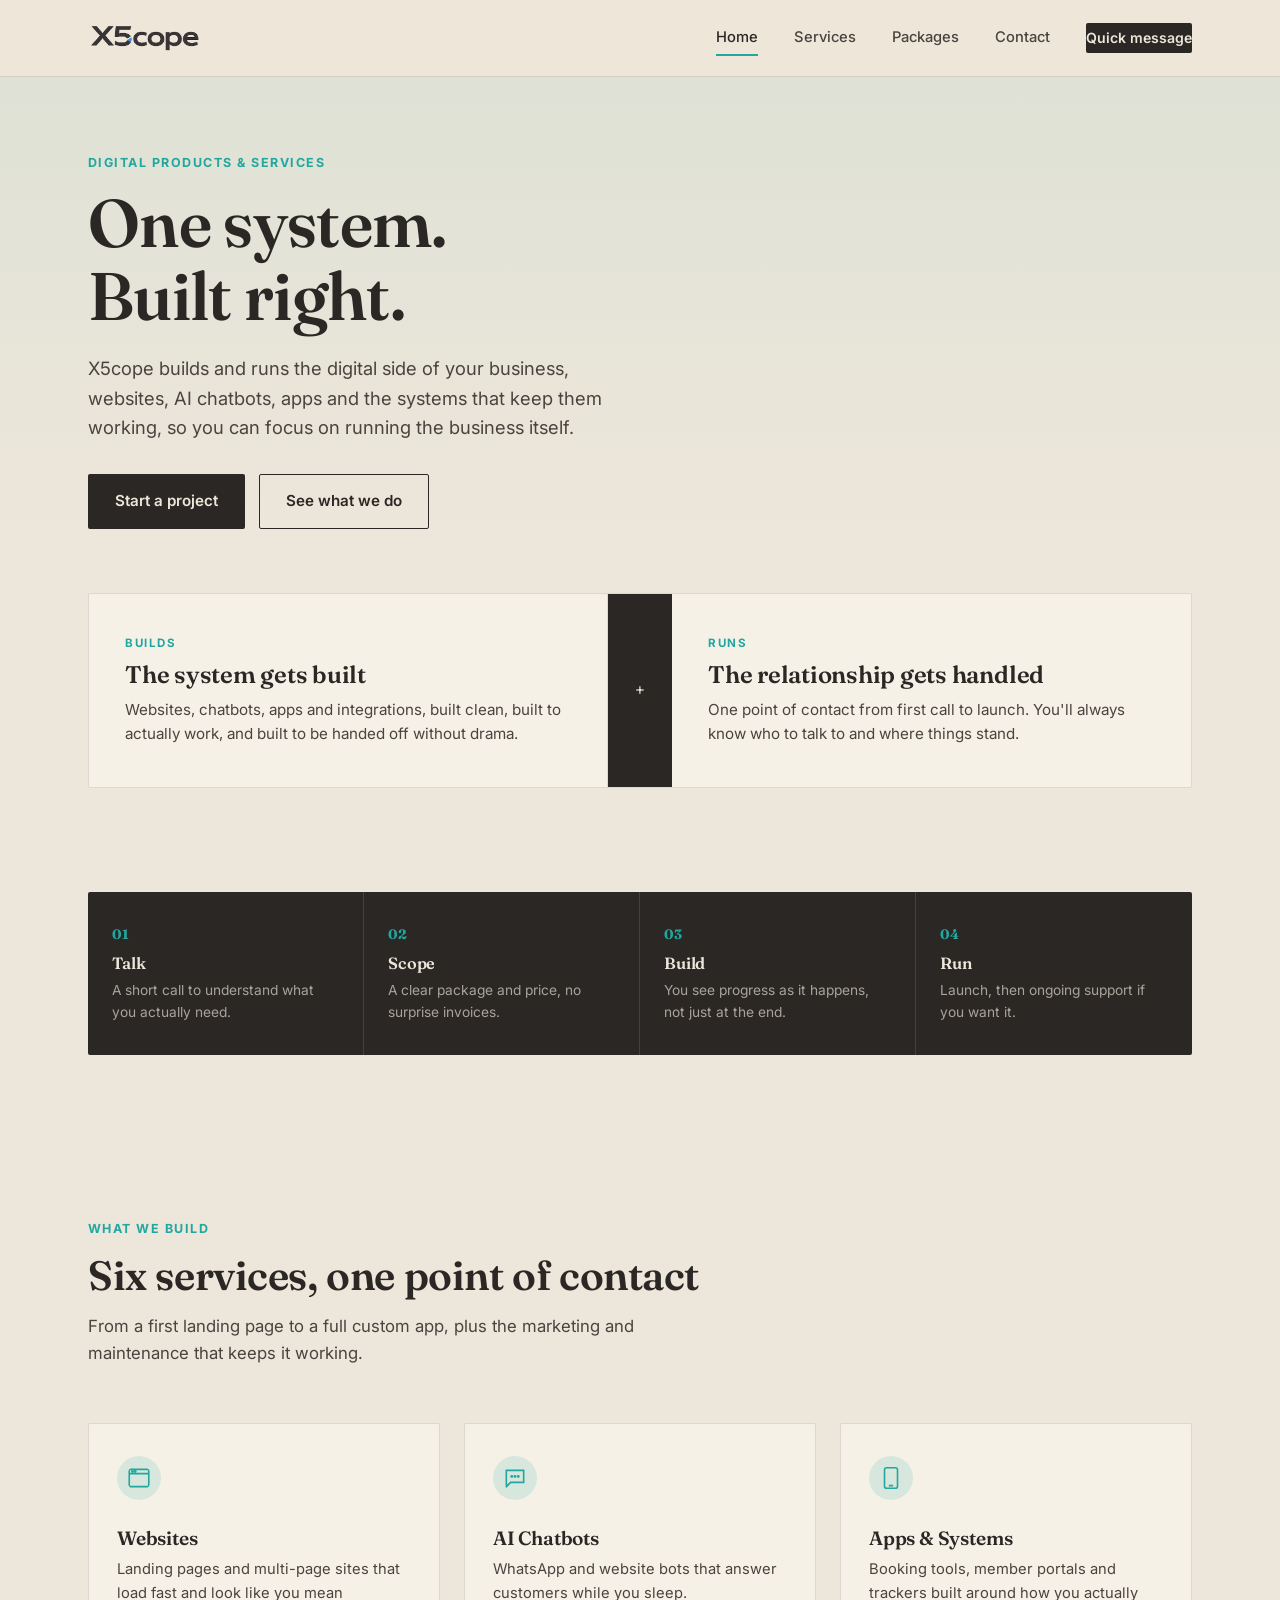
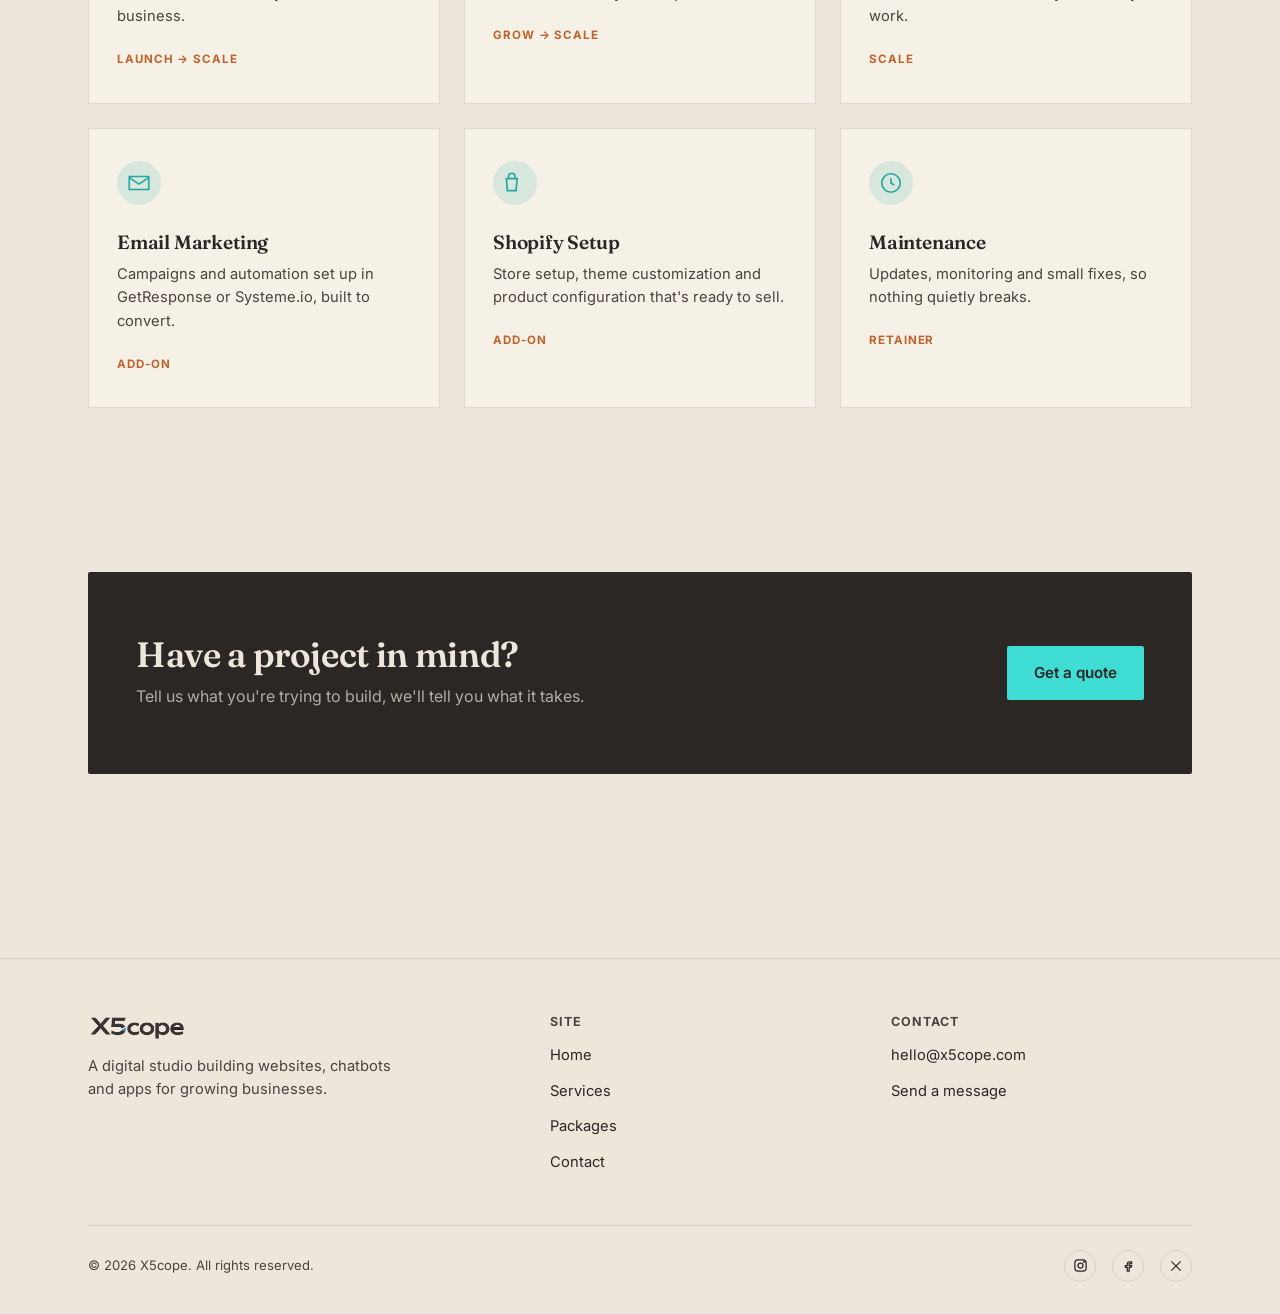
<file: index.html>
<!DOCTYPE html>
<html lang="en">
<head>
<meta charset="UTF-8">
<meta name="viewport" content="width=device-width, initial-scale=1.0">
<title>X5cope — Digital Products &amp; Services</title>
<meta name="description" content="X5cope builds websites, AI chatbots, apps and digital systems for growing businesses. One team, two roles, real builds.">
<link rel="stylesheet" href="style.css">
</head>
<body>

<header class="site-header">
  <div class="wrap">
    <a href="index.html" class="logo"><img src="assets/logo-cropped.png" alt="X5cope" class="logo-img"></a>
    <nav class="nav-links" id="nav-links">
      <a href="index.html" class="active">Home</a>
      <a href="services.html">Services</a>
      <a href="packages.html">Packages</a>
      <a href="contact.html">Contact</a>
      <a href="contact.html#quick-form" class="nav-cta">Quick message</a>
    </nav>
    <button class="menu-toggle" aria-label="Toggle menu" aria-expanded="false">
      <span></span><span></span><span></span>
    </button>
  </div>
</header>

<main>
  <!-- HERO -->
  <section class="hero">
    <div class="wrap">
      <div class="hero-top reveal">
        <span class="eyebrow">Digital products &amp; services</span>
        <h1>One system.<br>Built right.</h1>
        <p>X5cope builds and runs the digital side of your business, websites, AI chatbots, apps and the systems that keep them working, so you can focus on running the business itself.</p>
        <div class="hero-actions">
          <a href="contact.html" class="btn btn-primary">Start a project</a>
          <a href="services.html" class="btn btn-ghost">See what we do</a>
        </div>
      </div>

      <div class="hands reveal">
        <div class="hand-panel builds">
          <span class="hand-label">Builds</span>
          <h3>The system gets built</h3>
          <p>Websites, chatbots, apps and integrations, built clean, built to actually work, and built to be handed off without drama.</p>
        </div>
        <div class="hand-meet" aria-hidden="true">+</div>
        <div class="hand-panel sells">
          <span class="hand-label">Runs</span>
          <h3>The relationship gets handled</h3>
          <p>One point of contact from first call to launch. You'll always know who to talk to and where things stand.</p>
        </div>
      </div>
    </div>
  </section>

  <!-- PROCESS -->
  <section class="section-tight">
    <div class="wrap">
      <div class="process-strip reveal">
        <div class="process-step">
          <span class="num">01</span>
          <h4>Talk</h4>
          <p>A short call to understand what you actually need.</p>
        </div>
        <div class="process-step">
          <span class="num">02</span>
          <h4>Scope</h4>
          <p>A clear package and price, no surprise invoices.</p>
        </div>
        <div class="process-step">
          <span class="num">03</span>
          <h4>Build</h4>
          <p>You see progress as it happens, not just at the end.</p>
        </div>
        <div class="process-step">
          <span class="num">04</span>
          <h4>Run</h4>
          <p>Launch, then ongoing support if you want it.</p>
        </div>
      </div>
    </div>
  </section>

  <!-- SERVICES PREVIEW -->
  <section class="section">
    <div class="wrap">
      <div class="section-head reveal">
        <span class="eyebrow">What we build</span>
        <h2>Six services, one point of contact</h2>
        <p>From a first landing page to a full custom app, plus the marketing and maintenance that keeps it working.</p>
      </div>

      <div class="grid-3">
        <div class="service-card reveal">
          <svg class="service-icon" viewBox="0 0 24 24" fill="none" stroke="currentColor" stroke-width="1.5"><rect x="3" y="4" width="18" height="16" rx="1"/><path d="M3 8h18"/><circle cx="6" cy="6" r="0.6" fill="currentColor"/><circle cx="8.5" cy="6" r="0.6" fill="currentColor"/></svg>
          <h3>Websites</h3>
          <p>Landing pages and multi-page sites that load fast and look like you mean business.</p>
          <span class="service-tag">Launch → Scale</span>
        </div>
        <div class="service-card reveal">
          <svg class="service-icon" viewBox="0 0 24 24" fill="none" stroke="currentColor" stroke-width="1.5"><path d="M4 5h16v11H8l-4 4V5z"/><circle cx="9" cy="10.5" r="0.6" fill="currentColor"/><circle cx="12" cy="10.5" r="0.6" fill="currentColor"/><circle cx="15" cy="10.5" r="0.6" fill="currentColor"/></svg>
          <h3>AI Chatbots</h3>
          <p>WhatsApp and website bots that answer customers while you sleep.</p>
          <span class="service-tag">Grow → Scale</span>
        </div>
        <div class="service-card reveal">
          <svg class="service-icon" viewBox="0 0 24 24" fill="none" stroke="currentColor" stroke-width="1.5"><rect x="6" y="2.5" width="12" height="19" rx="2"/><path d="M10 19h4"/></svg>
          <h3>Apps &amp; Systems</h3>
          <p>Booking tools, member portals and trackers built around how you actually work.</p>
          <span class="service-tag">Scale</span>
        </div>
        <div class="service-card reveal">
          <svg class="service-icon" viewBox="0 0 24 24" fill="none" stroke="currentColor" stroke-width="1.5"><path d="M3 6h18v12H3z"/><path d="m3 7 9 6 9-6"/></svg>
          <h3>Email Marketing</h3>
          <p>Campaigns and automation set up in GetResponse or Systeme.io, built to convert.</p>
          <span class="service-tag">Add-on</span>
        </div>
        <div class="service-card reveal">
          <svg class="service-icon" viewBox="0 0 24 24" fill="none" stroke="currentColor" stroke-width="1.5"><path d="M6 8V6a3 3 0 0 1 6 0v2"/><path d="M4 8h10l-1 11H5z"/></svg>
          <h3>Shopify Setup</h3>
          <p>Store setup, theme customization and product configuration that's ready to sell.</p>
          <span class="service-tag">Add-on</span>
        </div>
        <div class="service-card reveal">
          <svg class="service-icon" viewBox="0 0 24 24" fill="none" stroke="currentColor" stroke-width="1.5"><circle cx="12" cy="12" r="8.5"/><path d="M12 7.5V12l3 2"/></svg>
          <h3>Maintenance</h3>
          <p>Updates, monitoring and small fixes, so nothing quietly breaks.</p>
          <span class="service-tag">Retainer</span>
        </div>
      </div>
    </div>
  </section>

  <!-- CTA -->
  <section class="section-tight">
    <div class="wrap">
      <div class="cta-band reveal">
        <div>
          <h2>Have a project in mind?</h2>
          <p>Tell us what you're trying to build, we'll tell you what it takes.</p>
        </div>
        <a href="contact.html" class="btn btn-primary">Get a quote</a>
      </div>
    </div>
  </section>
</main>

<footer class="site-footer">
  <div class="wrap">
    <div class="footer-grid">
      <div class="footer-brand">
        <a href="index.html" class="logo"><img src="assets/logo-cropped.png" alt="X5cope" class="logo-img"></a>
        <p>A digital studio building websites, chatbots and apps for growing businesses.</p>
      </div>
      <div class="footer-col">
        <h4>Site</h4>
        <ul>
          <li><a href="index.html">Home</a></li>
          <li><a href="services.html">Services</a></li>
          <li><a href="packages.html">Packages</a></li>
          <li><a href="contact.html">Contact</a></li>
        </ul>
      </div>
      <div class="footer-col">
        <h4>Contact</h4>
        <ul>
          <li><a href="mailto:hello@x5cope.com">hello@x5cope.com</a></li>
          <li><a href="contact.html">Send a message</a></li>
        </ul>
      </div>
    </div>
    <div class="footer-bottom">
      <span>© 2026 X5cope. All rights reserved.</span>
      <div class="social-row">
        <a href="#" aria-label="Instagram"><svg width="15" height="15" viewBox="0 0 24 24" fill="none" stroke="currentColor" stroke-width="2"><rect x="3" y="3" width="18" height="18" rx="5"/><circle cx="12" cy="12" r="4"/><circle cx="17.5" cy="6.5" r="0.6" fill="currentColor"/></svg></a>
        <a href="#" aria-label="Facebook"><svg width="15" height="15" viewBox="0 0 24 24" fill="none" stroke="currentColor" stroke-width="2"><path d="M14 9h3V6h-3a4 4 0 0 0-4 4v2H7v3h3v6h3v-6h3l1-3h-4v-2a1 1 0 0 1 1-1z"/></svg></a>
        <a href="#" aria-label="X"><svg width="14" height="14" viewBox="0 0 24 24" fill="none" stroke="currentColor" stroke-width="2"><path d="M4 4l16 16M20 4 4 20"/></svg></a>
      </div>
    </div>
  </div>
</footer>

<script src="main.js"></script>
</body>
</html>
</file>
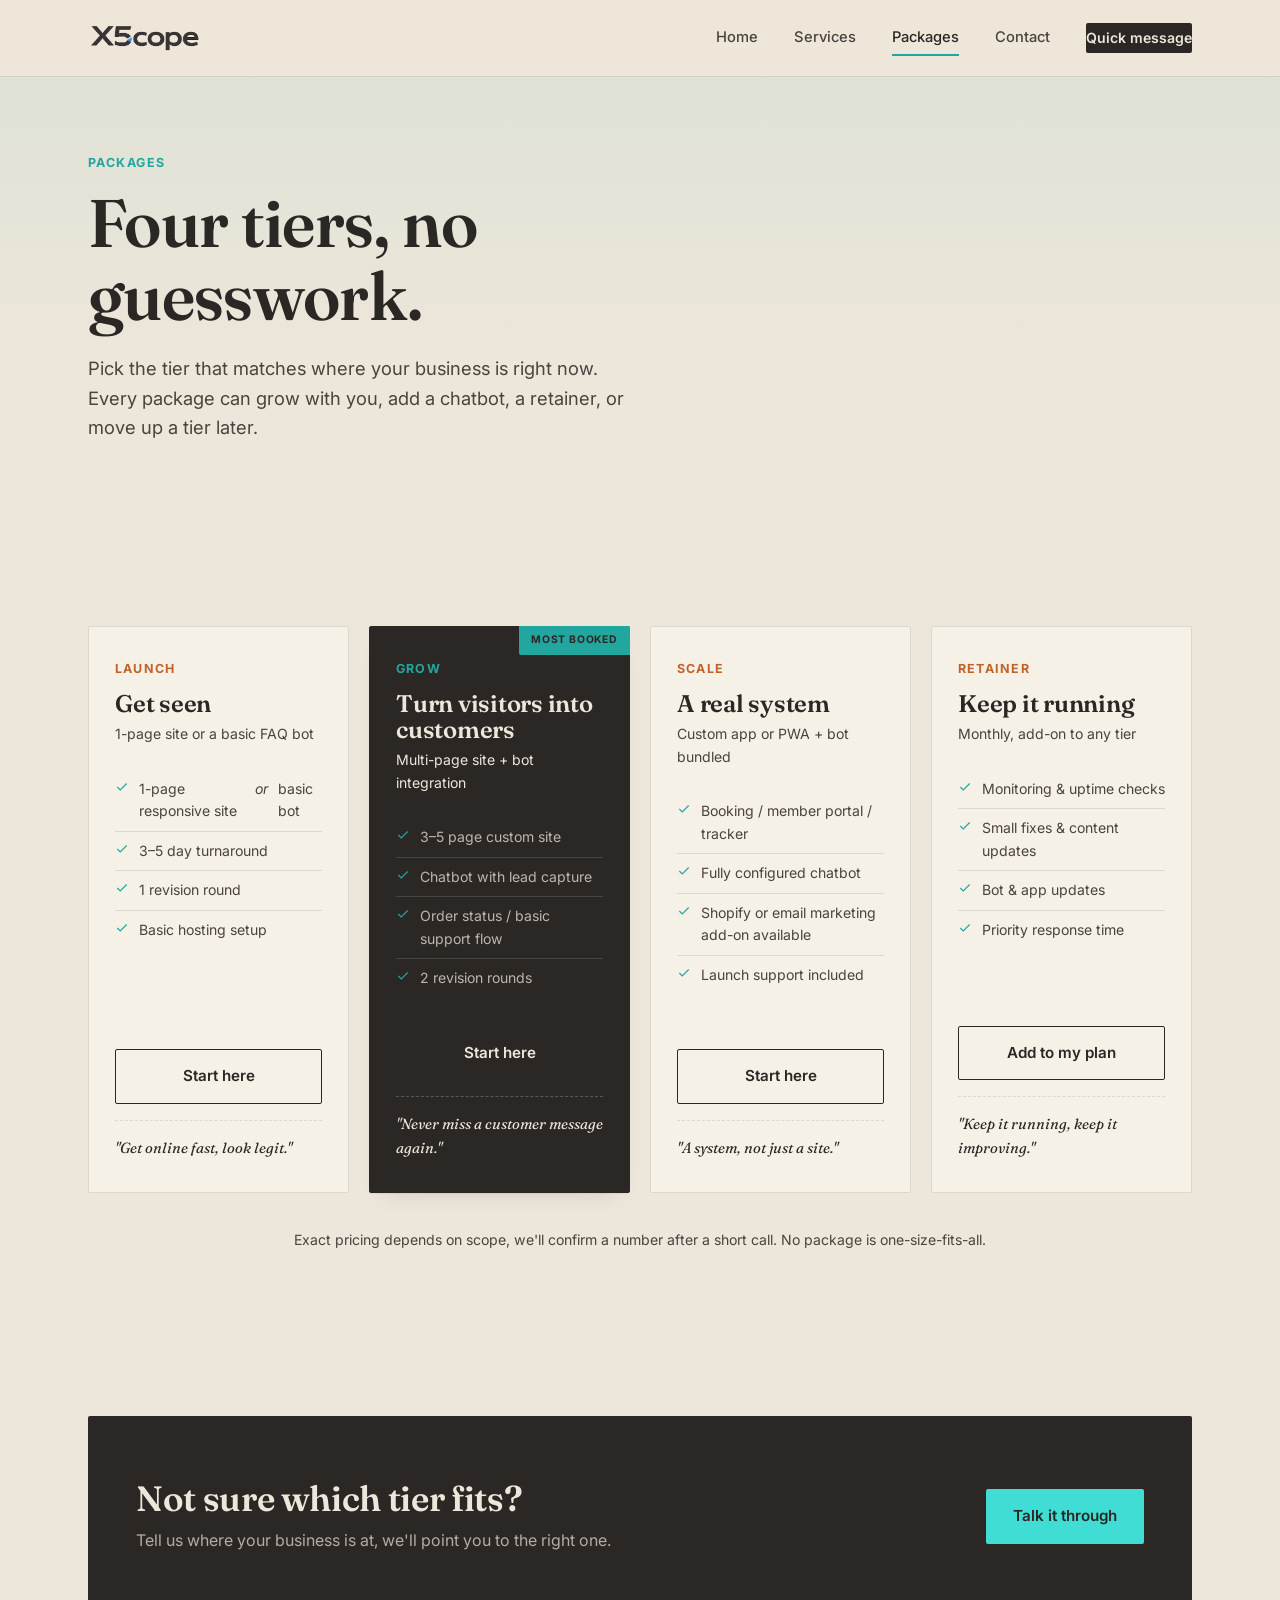
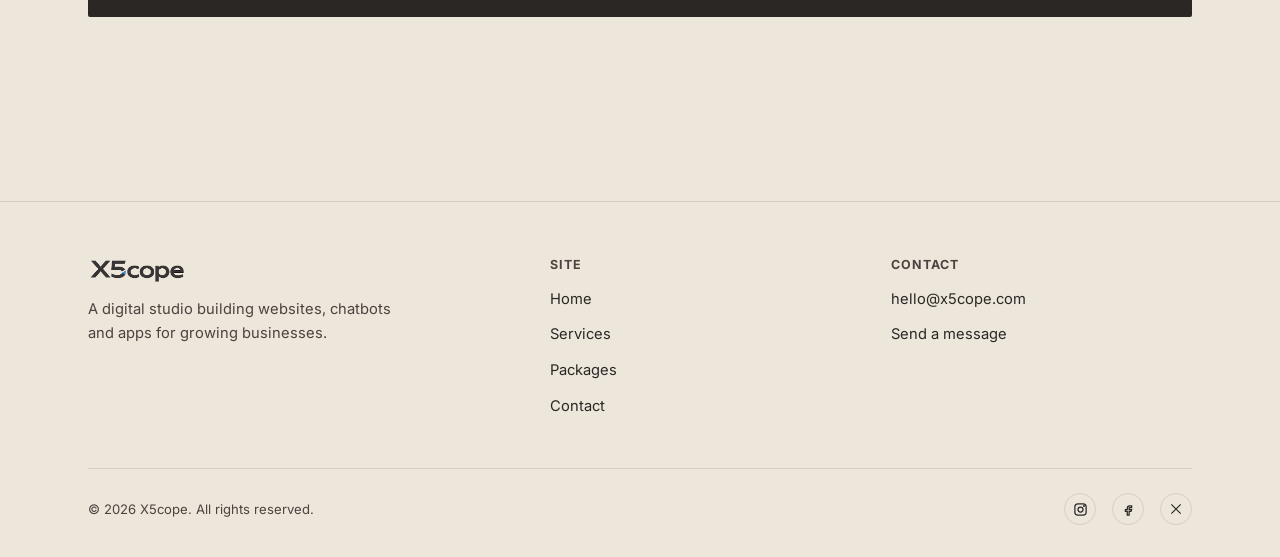
<file: packages.html>
<!DOCTYPE html>
<html lang="en">
<head>
<meta charset="UTF-8">
<meta name="viewport" content="width=device-width, initial-scale=1.0">
<title>Packages — X5cope</title>
<meta name="description" content="Launch, Grow, Scale and Retainer packages from X5cope, clear pricing, no surprise invoices.">
<link rel="stylesheet" href="style.css">
</head>
<body>

<header class="site-header">
  <div class="wrap">
    <a href="index.html" class="logo"><img src="assets/logo-cropped.png" alt="X5cope" class="logo-img"></a>
    <nav class="nav-links" id="nav-links">
      <a href="index.html">Home</a>
      <a href="services.html">Services</a>
      <a href="packages.html" class="active">Packages</a>
      <a href="contact.html">Contact</a>
      <a href="contact.html#quick-form" class="nav-cta">Quick message</a>
    </nav>
    <button class="menu-toggle" aria-label="Toggle menu" aria-expanded="false">
      <span></span><span></span><span></span>
    </button>
  </div>
</header>

<main>
  <section class="hero" style="padding-bottom:20px;">
    <div class="wrap">
      <div class="hero-top reveal">
        <span class="eyebrow">Packages</span>
        <h1>Four tiers, no guesswork.</h1>
        <p>Pick the tier that matches where your business is right now. Every package can grow with you, add a chatbot, a retainer, or move up a tier later.</p>
      </div>
    </div>
  </section>

  <section class="section">
    <div class="wrap">
      <div class="pricing-grid reveal">

        <div class="price-card">
          <span class="price-tier">Launch</span>
          <h3>Get seen</h3>
          <p class="price-line">1-page site or a basic FAQ bot</p>
          <ul class="price-features">
            <li><svg width="14" height="14" viewBox="0 0 24 24" fill="none" stroke="currentColor" stroke-width="2"><path d="M20 6 9 17l-5-5"/></svg> 1-page responsive site <em>or</em> basic bot</li>
            <li><svg width="14" height="14" viewBox="0 0 24 24" fill="none" stroke="currentColor" stroke-width="2"><path d="M20 6 9 17l-5-5"/></svg> 3–5 day turnaround</li>
            <li><svg width="14" height="14" viewBox="0 0 24 24" fill="none" stroke="currentColor" stroke-width="2"><path d="M20 6 9 17l-5-5"/></svg> 1 revision round</li>
            <li><svg width="14" height="14" viewBox="0 0 24 24" fill="none" stroke="currentColor" stroke-width="2"><path d="M20 6 9 17l-5-5"/></svg> Basic hosting setup</li>
          </ul>
          <a href="contact.html" class="btn btn-ghost btn-block">Start here</a>
          <p class="price-positioning">"Get online fast, look legit."</p>
        </div>

        <div class="price-card featured">
          <span class="price-tier">Grow</span>
          <h3>Turn visitors into customers</h3>
          <p class="price-line">Multi-page site + bot integration</p>
          <ul class="price-features">
            <li><svg width="14" height="14" viewBox="0 0 24 24" fill="none" stroke="currentColor" stroke-width="2"><path d="M20 6 9 17l-5-5"/></svg> 3–5 page custom site</li>
            <li><svg width="14" height="14" viewBox="0 0 24 24" fill="none" stroke="currentColor" stroke-width="2"><path d="M20 6 9 17l-5-5"/></svg> Chatbot with lead capture</li>
            <li><svg width="14" height="14" viewBox="0 0 24 24" fill="none" stroke="currentColor" stroke-width="2"><path d="M20 6 9 17l-5-5"/></svg> Order status / basic support flow</li>
            <li><svg width="14" height="14" viewBox="0 0 24 24" fill="none" stroke="currentColor" stroke-width="2"><path d="M20 6 9 17l-5-5"/></svg> 2 revision rounds</li>
          </ul>
          <a href="contact.html" class="btn btn-primary btn-block">Start here</a>
          <p class="price-positioning">"Never miss a customer message again."</p>
        </div>

        <div class="price-card">
          <span class="price-tier">Scale</span>
          <h3>A real system</h3>
          <p class="price-line">Custom app or PWA + bot bundled</p>
          <ul class="price-features">
            <li><svg width="14" height="14" viewBox="0 0 24 24" fill="none" stroke="currentColor" stroke-width="2"><path d="M20 6 9 17l-5-5"/></svg> Booking / member portal / tracker</li>
            <li><svg width="14" height="14" viewBox="0 0 24 24" fill="none" stroke="currentColor" stroke-width="2"><path d="M20 6 9 17l-5-5"/></svg> Fully configured chatbot</li>
            <li><svg width="14" height="14" viewBox="0 0 24 24" fill="none" stroke="currentColor" stroke-width="2"><path d="M20 6 9 17l-5-5"/></svg> Shopify or email marketing add-on available</li>
            <li><svg width="14" height="14" viewBox="0 0 24 24" fill="none" stroke="currentColor" stroke-width="2"><path d="M20 6 9 17l-5-5"/></svg> Launch support included</li>
          </ul>
          <a href="contact.html" class="btn btn-ghost btn-block">Start here</a>
          <p class="price-positioning">"A system, not just a site."</p>
        </div>

        <div class="price-card">
          <span class="price-tier">Retainer</span>
          <h3>Keep it running</h3>
          <p class="price-line">Monthly, add-on to any tier</p>
          <ul class="price-features">
            <li><svg width="14" height="14" viewBox="0 0 24 24" fill="none" stroke="currentColor" stroke-width="2"><path d="M20 6 9 17l-5-5"/></svg> Monitoring &amp; uptime checks</li>
            <li><svg width="14" height="14" viewBox="0 0 24 24" fill="none" stroke="currentColor" stroke-width="2"><path d="M20 6 9 17l-5-5"/></svg> Small fixes &amp; content updates</li>
            <li><svg width="14" height="14" viewBox="0 0 24 24" fill="none" stroke="currentColor" stroke-width="2"><path d="M20 6 9 17l-5-5"/></svg> Bot &amp; app updates</li>
            <li><svg width="14" height="14" viewBox="0 0 24 24" fill="none" stroke="currentColor" stroke-width="2"><path d="M20 6 9 17l-5-5"/></svg> Priority response time</li>
          </ul>
          <a href="contact.html" class="btn btn-ghost btn-block">Add to my plan</a>
          <p class="price-positioning">"Keep it running, keep it improving."</p>
        </div>

      </div>

      <p style="text-align:center; color:var(--ink-soft); font-size:0.88rem; margin-top:36px;">
        Exact pricing depends on scope, we'll confirm a number after a short call. No package is one-size-fits-all.
      </p>
    </div>
  </section>

  <section class="section-tight">
    <div class="wrap">
      <div class="cta-band reveal">
        <div>
          <h2>Not sure which tier fits?</h2>
          <p>Tell us where your business is at, we'll point you to the right one.</p>
        </div>
        <a href="contact.html" class="btn btn-primary">Talk it through</a>
      </div>
    </div>
  </section>
</main>

<footer class="site-footer">
  <div class="wrap">
    <div class="footer-grid">
      <div class="footer-brand">
        <a href="index.html" class="logo"><img src="assets/logo-cropped.png" alt="X5cope" class="logo-img"></a>
        <p>A digital studio building websites, chatbots and apps for growing businesses.</p>
      </div>
      <div class="footer-col">
        <h4>Site</h4>
        <ul>
          <li><a href="index.html">Home</a></li>
          <li><a href="services.html">Services</a></li>
          <li><a href="packages.html">Packages</a></li>
          <li><a href="contact.html">Contact</a></li>
        </ul>
      </div>
      <div class="footer-col">
        <h4>Contact</h4>
        <ul>
          <li><a href="mailto:hello@x5cope.com">hello@x5cope.com</a></li>
          <li><a href="contact.html">Send a message</a></li>
        </ul>
      </div>
    </div>
    <div class="footer-bottom">
      <span>© 2026 X5cope. All rights reserved.</span>
      <div class="social-row">
        <a href="#" aria-label="Instagram"><svg width="15" height="15" viewBox="0 0 24 24" fill="none" stroke="currentColor" stroke-width="2"><rect x="3" y="3" width="18" height="18" rx="5"/><circle cx="12" cy="12" r="4"/><circle cx="17.5" cy="6.5" r="0.6" fill="currentColor"/></svg></a>
        <a href="#" aria-label="Facebook"><svg width="15" height="15" viewBox="0 0 24 24" fill="none" stroke="currentColor" stroke-width="2"><path d="M14 9h3V6h-3a4 4 0 0 0-4 4v2H7v3h3v6h3v-6h3l1-3h-4v-2a1 1 0 0 1 1-1z"/></svg></a>
        <a href="#" aria-label="X"><svg width="14" height="14" viewBox="0 0 24 24" fill="none" stroke="currentColor" stroke-width="2"><path d="M4 4l16 16M20 4 4 20"/></svg></a>
      </div>
    </div>
  </div>
</footer>

<script src="main.js"></script>
</body>
</html>
</file>
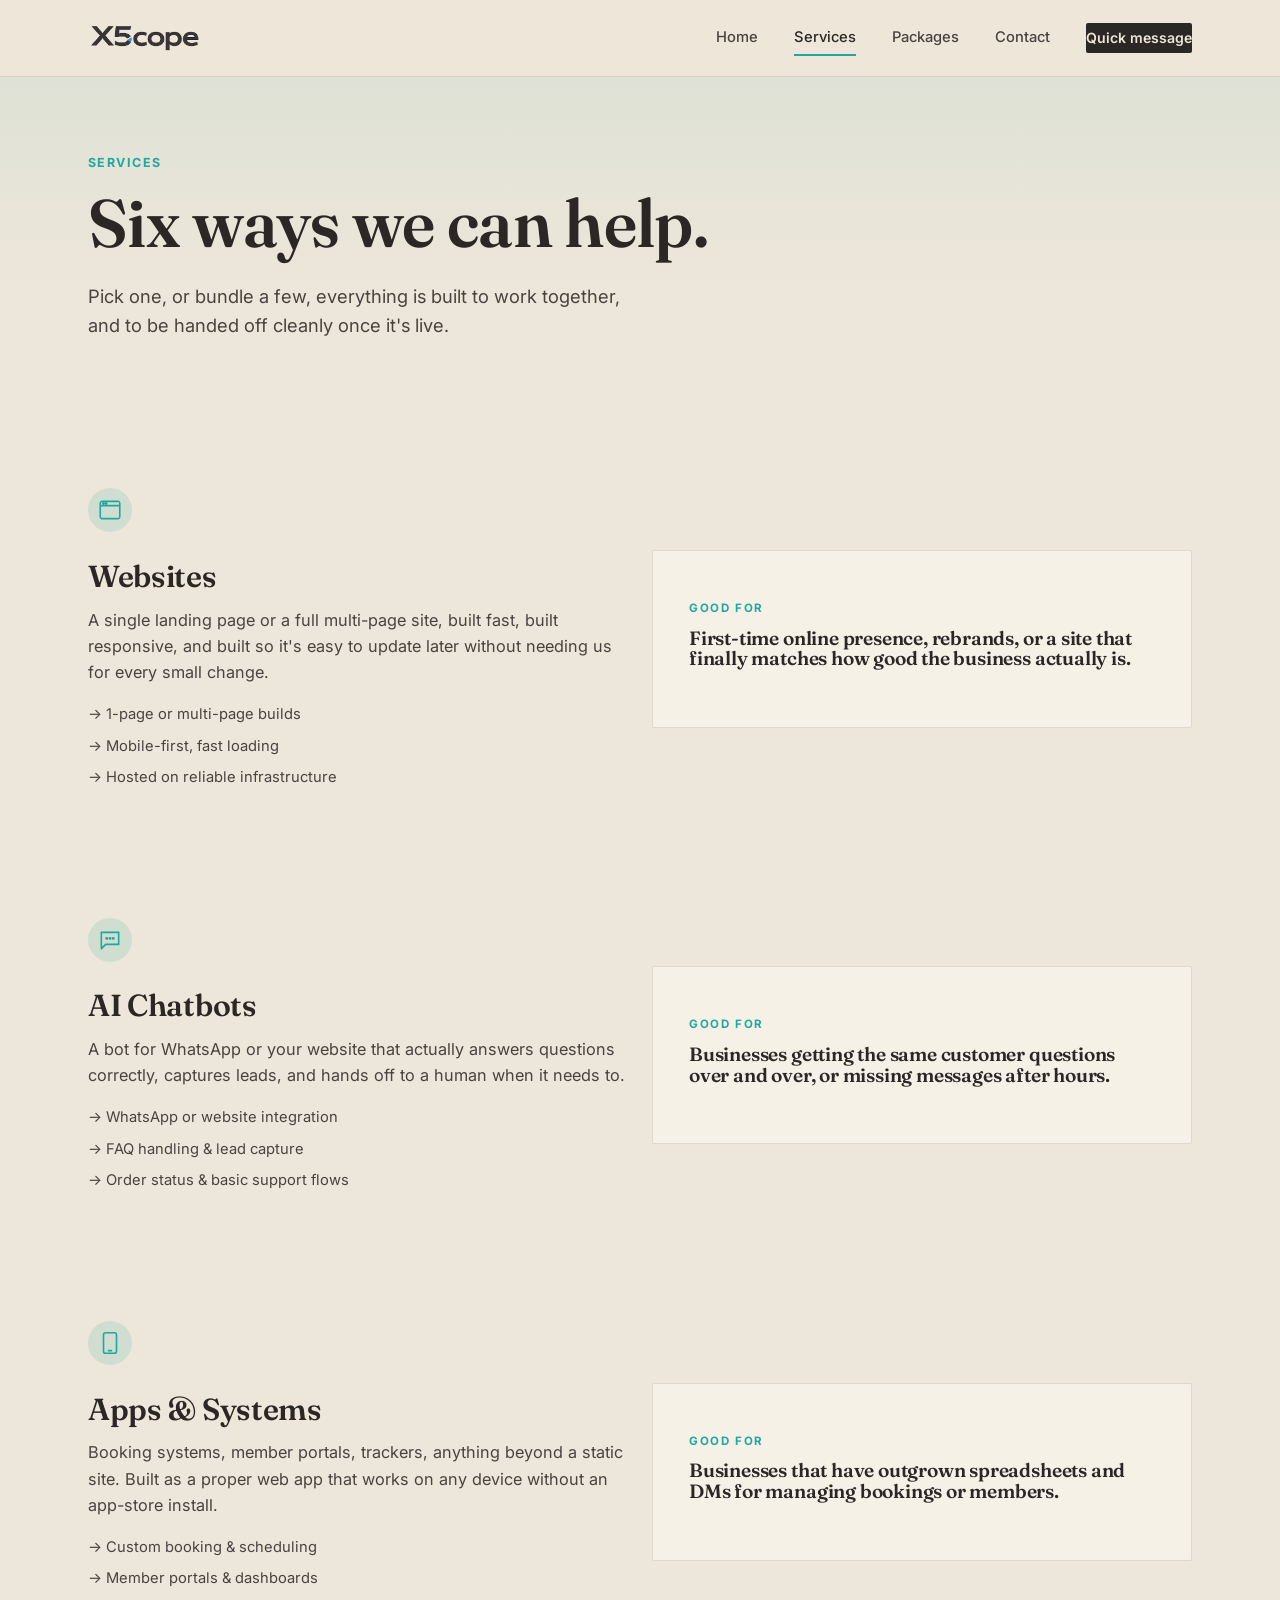
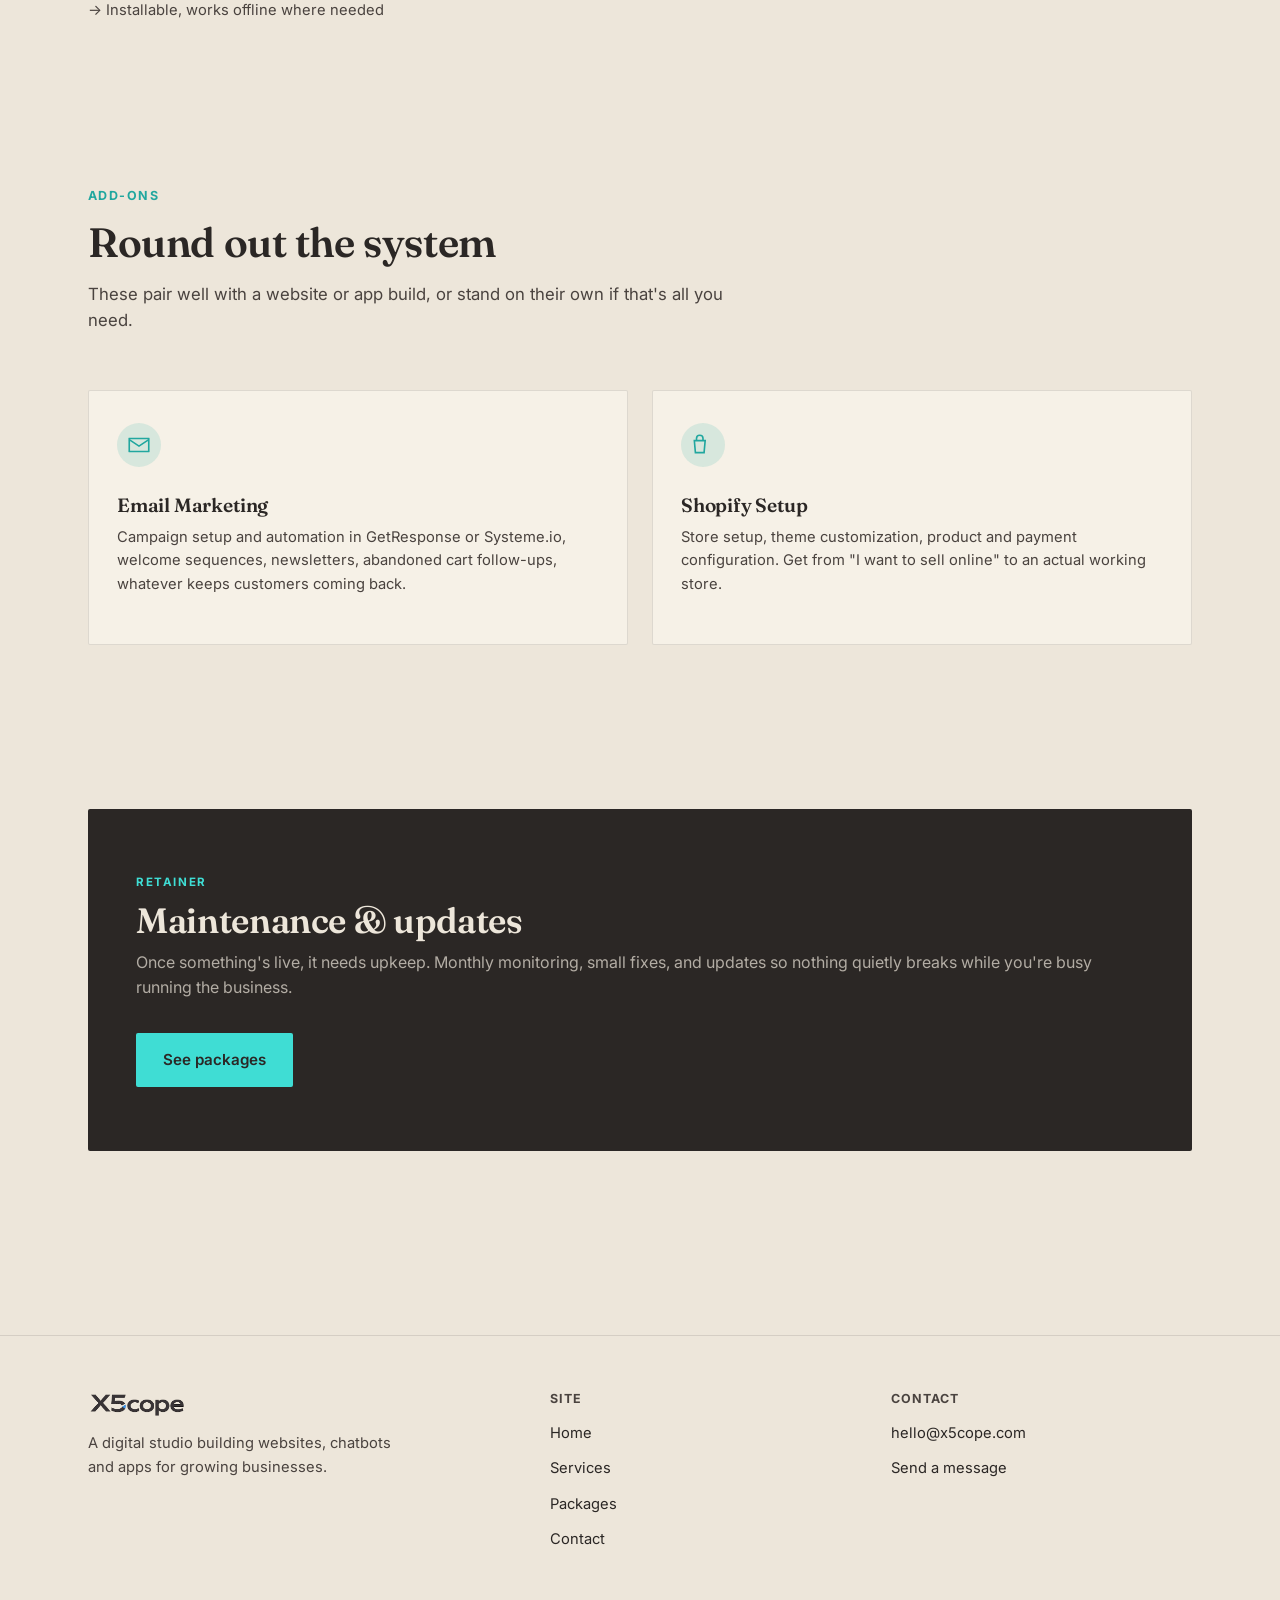
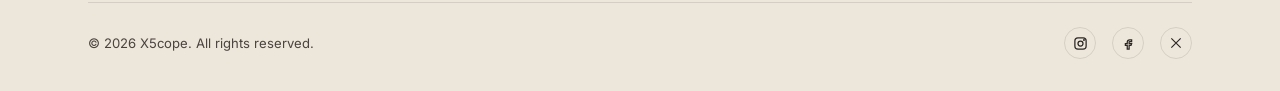
<file: services.html>
<!DOCTYPE html>
<html lang="en">
<head>
<meta charset="UTF-8">
<meta name="viewport" content="width=device-width, initial-scale=1.0">
<title>Services — X5cope</title>
<meta name="description" content="Websites, AI chatbots, apps, email marketing, Shopify setup and maintenance retainers from X5cope.">
<link rel="stylesheet" href="style.css">
</head>
<body>

<header class="site-header">
  <div class="wrap">
    <a href="index.html" class="logo"><img src="assets/logo-cropped.png" alt="X5cope" class="logo-img"></a>
    <nav class="nav-links" id="nav-links">
      <a href="index.html">Home</a>
      <a href="services.html" class="active">Services</a>
      <a href="packages.html">Packages</a>
      <a href="contact.html">Contact</a>
      <a href="contact.html#quick-form" class="nav-cta">Quick message</a>
    </nav>
    <button class="menu-toggle" aria-label="Toggle menu" aria-expanded="false">
      <span></span><span></span><span></span>
    </button>
  </div>
</header>

<main>
  <section class="hero" style="padding-bottom:20px;">
    <div class="wrap">
      <div class="hero-top reveal">
        <span class="eyebrow">Services</span>
        <h1>Six ways we can help.</h1>
        <p>Pick one, or bundle a few, everything is built to work together, and to be handed off cleanly once it's live.</p>
      </div>
    </div>
  </section>

  <!-- SERVICE 1 -->
  <section class="section-tight">
    <div class="wrap">
      <div class="grid-2 reveal" style="align-items:center;">
        <div>
          <svg class="service-icon" viewBox="0 0 24 24" fill="none" stroke="currentColor" stroke-width="1.5"><rect x="3" y="4" width="18" height="16" rx="1"/><path d="M3 8h18"/><circle cx="6" cy="6" r="0.6" fill="currentColor"/><circle cx="8.5" cy="6" r="0.6" fill="currentColor"/></svg>
          <h2 style="font-size:1.9rem; margin-bottom:14px;">Websites</h2>
          <p style="color:var(--ink-soft); font-size:1.02rem; margin-bottom:18px;">A single landing page or a full multi-page site, built fast, built responsive, and built so it's easy to update later without needing us for every small change.</p>
          <ul style="display:flex; flex-direction:column; gap:8px;">
            <li style="font-size:0.92rem; color:var(--ink-soft);">→ 1-page or multi-page builds</li>
            <li style="font-size:0.92rem; color:var(--ink-soft);">→ Mobile-first, fast loading</li>
            <li style="font-size:0.92rem; color:var(--ink-soft);">→ Hosted on reliable infrastructure</li>
          </ul>
        </div>
        <div class="service-card" style="padding:48px 36px;">
          <span class="hand-label">Good for</span>
          <h3 style="margin-top:8px;">First-time online presence, rebrands, or a site that finally matches how good the business actually is.</h3>
        </div>
      </div>
    </div>
  </section>

  <!-- SERVICE 2 -->
  <section class="section-tight">
    <div class="wrap">
      <div class="grid-2 reveal" style="align-items:center;">
        <div class="service-card" style="padding:48px 36px; order:2;">
          <span class="hand-label">Good for</span>
          <h3 style="margin-top:8px;">Businesses getting the same customer questions over and over, or missing messages after hours.</h3>
        </div>
        <div style="order:1;">
          <svg class="service-icon" viewBox="0 0 24 24" fill="none" stroke="currentColor" stroke-width="1.5"><path d="M4 5h16v11H8l-4 4V5z"/><circle cx="9" cy="10.5" r="0.6" fill="currentColor"/><circle cx="12" cy="10.5" r="0.6" fill="currentColor"/><circle cx="15" cy="10.5" r="0.6" fill="currentColor"/></svg>
          <h2 style="font-size:1.9rem; margin-bottom:14px;">AI Chatbots</h2>
          <p style="color:var(--ink-soft); font-size:1.02rem; margin-bottom:18px;">A bot for WhatsApp or your website that actually answers questions correctly, captures leads, and hands off to a human when it needs to.</p>
          <ul style="display:flex; flex-direction:column; gap:8px;">
            <li style="font-size:0.92rem; color:var(--ink-soft);">→ WhatsApp or website integration</li>
            <li style="font-size:0.92rem; color:var(--ink-soft);">→ FAQ handling &amp; lead capture</li>
            <li style="font-size:0.92rem; color:var(--ink-soft);">→ Order status &amp; basic support flows</li>
          </ul>
        </div>
      </div>
    </div>
  </section>

  <!-- SERVICE 3 -->
  <section class="section-tight">
    <div class="wrap">
      <div class="grid-2 reveal" style="align-items:center;">
        <div>
          <svg class="service-icon" viewBox="0 0 24 24" fill="none" stroke="currentColor" stroke-width="1.5"><rect x="6" y="2.5" width="12" height="19" rx="2"/><path d="M10 19h4"/></svg>
          <h2 style="font-size:1.9rem; margin-bottom:14px;">Apps &amp; Systems</h2>
          <p style="color:var(--ink-soft); font-size:1.02rem; margin-bottom:18px;">Booking systems, member portals, trackers, anything beyond a static site. Built as a proper web app that works on any device without an app-store install.</p>
          <ul style="display:flex; flex-direction:column; gap:8px;">
            <li style="font-size:0.92rem; color:var(--ink-soft);">→ Custom booking &amp; scheduling</li>
            <li style="font-size:0.92rem; color:var(--ink-soft);">→ Member portals &amp; dashboards</li>
            <li style="font-size:0.92rem; color:var(--ink-soft);">→ Installable, works offline where needed</li>
          </ul>
        </div>
        <div class="service-card" style="padding:48px 36px;">
          <span class="hand-label">Good for</span>
          <h3 style="margin-top:8px;">Businesses that have outgrown spreadsheets and DMs for managing bookings or members.</h3>
        </div>
      </div>
    </div>
  </section>

  <!-- SERVICE 4 & 5 (paired, lighter) -->
  <section class="section">
    <div class="wrap">
      <div class="section-head reveal">
        <span class="eyebrow">Add-ons</span>
        <h2>Round out the system</h2>
        <p>These pair well with a website or app build, or stand on their own if that's all you need.</p>
      </div>
      <div class="grid-2">
        <div class="service-card reveal">
          <svg class="service-icon" viewBox="0 0 24 24" fill="none" stroke="currentColor" stroke-width="1.5"><path d="M3 6h18v12H3z"/><path d="m3 7 9 6 9-6"/></svg>
          <h3>Email Marketing</h3>
          <p>Campaign setup and automation in GetResponse or Systeme.io, welcome sequences, newsletters, abandoned cart follow-ups, whatever keeps customers coming back.</p>
        </div>
        <div class="service-card reveal">
          <svg class="service-icon" viewBox="0 0 24 24" fill="none" stroke="currentColor" stroke-width="1.5"><path d="M6 8V6a3 3 0 0 1 6 0v2"/><path d="M4 8h10l-1 11H5z"/></svg>
          <h3>Shopify Setup</h3>
          <p>Store setup, theme customization, product and payment configuration. Get from "I want to sell online" to an actual working store.</p>
        </div>
      </div>
    </div>
  </section>

  <!-- SERVICE 6: RETAINER -->
  <section class="section-tight">
    <div class="wrap">
      <div class="cta-band reveal">
        <div>
          <span class="hand-label" style="color:var(--cyan);">Retainer</span>
          <h2>Maintenance &amp; updates</h2>
          <p>Once something's live, it needs upkeep. Monthly monitoring, small fixes, and updates so nothing quietly breaks while you're busy running the business.</p>
        </div>
        <a href="packages.html" class="btn btn-primary">See packages</a>
      </div>
    </div>
  </section>
</main>

<footer class="site-footer">
  <div class="wrap">
    <div class="footer-grid">
      <div class="footer-brand">
        <a href="index.html" class="logo"><img src="assets/logo-cropped.png" alt="X5cope" class="logo-img"></a>
        <p>A digital studio building websites, chatbots and apps for growing businesses.</p>
      </div>
      <div class="footer-col">
        <h4>Site</h4>
        <ul>
          <li><a href="index.html">Home</a></li>
          <li><a href="services.html">Services</a></li>
          <li><a href="packages.html">Packages</a></li>
          <li><a href="contact.html">Contact</a></li>
        </ul>
      </div>
      <div class="footer-col">
        <h4>Contact</h4>
        <ul>
          <li><a href="mailto:hello@x5cope.com">hello@x5cope.com</a></li>
          <li><a href="contact.html">Send a message</a></li>
        </ul>
      </div>
    </div>
    <div class="footer-bottom">
      <span>© 2026 X5cope. All rights reserved.</span>
      <div class="social-row">
        <a href="#" aria-label="Instagram"><svg width="15" height="15" viewBox="0 0 24 24" fill="none" stroke="currentColor" stroke-width="2"><rect x="3" y="3" width="18" height="18" rx="5"/><circle cx="12" cy="12" r="4"/><circle cx="17.5" cy="6.5" r="0.6" fill="currentColor"/></svg></a>
        <a href="#" aria-label="Facebook"><svg width="15" height="15" viewBox="0 0 24 24" fill="none" stroke="currentColor" stroke-width="2"><path d="M14 9h3V6h-3a4 4 0 0 0-4 4v2H7v3h3v6h3v-6h3l1-3h-4v-2a1 1 0 0 1 1-1z"/></svg></a>
        <a href="#" aria-label="X"><svg width="14" height="14" viewBox="0 0 24 24" fill="none" stroke="currentColor" stroke-width="2"><path d="M4 4l16 16M20 4 4 20"/></svg></a>
      </div>
    </div>
  </div>
</footer>

<script src="main.js"></script>
</body>
</html>
</file>
<file: style.css>
/* ==========================================================================
   X5cope — Design Tokens
   Ink #2B2725 · Paper #EDE6DA · Cyan #3FDDD4 · Sienna #C1622B
   Display: Fraunces (slab serif, warmth/craft)
   Body: Inter (clean grotesk)
   ========================================================================== */

@import url('https://fonts.googleapis.com/css2?family=Fraunces:opsz,wght@9..144,400;9..144,500;9..144,600;9..144,700;9..144,900&family=Inter:wght@400;500;600;700&display=swap');

:root{
  --ink: #2B2725;
  --ink-soft: #4A433F;
  --paper: #EDE6DA;
  --paper-raised: #F6F1E7;
  --cyan: #3FDDD4;
  --cyan-deep: #21A79F;
  --sienna: #C1622B;
  --line: rgba(43,39,37,0.12);
  --radius: 2px;
  --max-w: 1160px;
  --shadow-card: 0 1px 0 rgba(43,39,37,0.06), 0 12px 24px -16px rgba(43,39,37,0.18);
}

*,*::before,*::after{ box-sizing: border-box; }
html{ scroll-behavior: smooth; }
body{
  margin:0;
  background: var(--paper);
  color: var(--ink);
  font-family: 'Inter', -apple-system, BlinkMacSystemFont, sans-serif;
  font-size: 16px;
  line-height: 1.6;
  -webkit-font-smoothing: antialiased;
}

h1,h2,h3,h4{
  font-family: 'Fraunces', serif;
  font-weight: 600;
  line-height: 1.08;
  margin: 0;
  letter-spacing: -0.01em;
  color: var(--ink);
}

p{ margin: 0; }
a{ color: inherit; text-decoration: none; }
ul{ margin:0; padding:0; list-style:none; }
img{ max-width:100%; display:block; }
button{ font-family: inherit; cursor:pointer; }

.wrap{
  max-width: var(--max-w);
  margin: 0 auto;
  padding: 0 28px;
}

@media (prefers-reduced-motion: reduce){
  *{ animation-duration: 0.01ms !important; animation-iteration-count: 1 !important; transition-duration: 0.01ms !important; scroll-behavior: auto !important; }
}

/* ---------- Header ---------- */
.site-header{
  position: sticky;
  top: 0;
  z-index: 50;
  background: rgba(237,230,218,0.92);
  backdrop-filter: blur(8px);
  border-bottom: 1px solid var(--line);
}
.site-header .wrap{
  display:flex;
  align-items:center;
  justify-content:space-between;
  height: 76px;
  position: relative;
}
.logo{
  display:flex;
  align-items:center;
}
.logo-img{
  height: 30px;
  width: auto;
  display:block;
}
.footer-brand .logo-img{ height: 26px; }

.nav-links{
  display:flex;
  align-items:center;
  gap: 36px;
}
.nav-links a{
  font-size: 0.92rem;
  font-weight: 500;
  color: var(--ink-soft);
  position: relative;
  padding: 4px 0;
  transition: color 0.2s ease;
}
.nav-links a:hover, .nav-links a.active{ color: var(--ink); }
.nav-links a.active::after{
  content:'';
  position:absolute;
  left:0; right:0; bottom:-2px;
  height:2px;
  background: var(--cyan-deep);
}
.nav-cta{
  background: var(--ink);
  color: var(--paper) !important;
  padding: 10px 20px;
  border-radius: var(--radius);
  font-size: 0.88rem !important;
  font-weight: 600 !important;
  transition: background 0.2s ease, transform 0.15s ease;
}
.nav-cta:hover{ background: var(--cyan-deep); transform: translateY(-1px); }

.menu-toggle{
  display:none;
  background:none;
  border:none;
  padding: 8px;
}
.menu-toggle span{
  display:block;
  width:22px;
  height:2px;
  background: var(--ink);
  margin: 5px 0;
  transition: transform 0.2s ease, opacity 0.2s ease;
}

/* ---------- Footer ---------- */
.site-footer{
  border-top: 1px solid var(--line);
  padding: 56px 0 32px;
  margin-top: 120px;
}
.footer-grid{
  display:grid;
  grid-template-columns: 1.4fr 1fr 1fr;
  gap: 40px;
  margin-bottom: 40px;
}
.footer-brand .logo{ margin-bottom: 14px; }
.footer-brand p{ color: var(--ink-soft); font-size: 0.92rem; max-width: 320px; }
.footer-col h4{
  font-family:'Inter', sans-serif;
  font-size: 0.78rem;
  font-weight: 700;
  text-transform: uppercase;
  letter-spacing: 0.08em;
  color: var(--ink-soft);
  margin-bottom: 14px;
}
.footer-col ul li{ margin-bottom: 10px; }
.footer-col a{ font-size: 0.92rem; color: var(--ink); }
.footer-col a:hover{ color: var(--cyan-deep); }
.footer-bottom{
  display:flex;
  justify-content:space-between;
  align-items:center;
  padding-top: 24px;
  border-top: 1px solid var(--line);
  font-size: 0.82rem;
  color: var(--ink-soft);
  flex-wrap: wrap;
  gap: 12px;
}
.social-row{ display:flex; gap: 16px; }
.social-row a{
  width: 32px; height:32px;
  border: 1px solid var(--line);
  border-radius:50%;
  display:flex; align-items:center; justify-content:center;
  color: var(--ink);
  transition: border-color 0.2s ease, color 0.2s ease;
}
.social-row a:hover{ border-color: var(--cyan-deep); color: var(--cyan-deep); }

/* ---------- Buttons ---------- */
.btn{
  display:inline-flex;
  align-items:center;
  gap: 8px;
  padding: 14px 26px;
  border-radius: var(--radius);
  font-weight: 600;
  font-size: 0.95rem;
  border: 1px solid transparent;
  transition: transform 0.15s ease, background 0.2s ease, border-color 0.2s ease, color 0.2s ease;
}
.btn-primary{
  background: var(--ink);
  color: var(--paper);
}
.btn-primary:hover{ background: var(--cyan-deep); color: var(--ink); transform: translateY(-1px); }
.btn-ghost{
  background: transparent;
  border-color: var(--ink);
  color: var(--ink);
}
.btn-ghost:hover{ border-color: var(--cyan-deep); color: var(--cyan-deep); transform: translateY(-1px); }
.btn-block{ width:100%; justify-content:center; }

/* ---------- Section basics ---------- */
.section{ padding: 100px 0; }
.section-tight{ padding: 64px 0; }
.eyebrow{
  font-size: 0.78rem;
  font-weight: 700;
  letter-spacing: 0.12em;
  text-transform: uppercase;
  color: var(--cyan-deep);
  margin-bottom: 14px;
  display:block;
}
.section-head{ max-width: 640px; margin-bottom: 56px; }
.section-head h2{ font-size: clamp(1.8rem, 3.2vw, 2.6rem); margin-bottom: 16px; }
.section-head p{ color: var(--ink-soft); font-size: 1.05rem; }

/* ---------- Hero ---------- */
.hero{
  padding: 76px 0 40px;
  position: relative;
  overflow:hidden;
  background: linear-gradient(180deg, color-mix(in srgb, var(--cyan-deep) 7%, var(--paper)) 0%, var(--paper) 60%);
}
.hero-top{ max-width: 720px; margin-bottom: 64px; }
.hero-top .eyebrow{ }
.hero-top h1{
  font-size: clamp(2.4rem, 5.5vw, 4.2rem);
  margin-bottom: 22px;
}
.hero-top p{
  font-size: 1.15rem;
  color: var(--ink-soft);
  max-width: 560px;
  margin-bottom: 32px;
}
.hero-actions{ display:flex; gap: 14px; flex-wrap: wrap; }

.hands{
  display:grid;
  grid-template-columns: 1fr auto 1fr;
  align-items:stretch;
  border: 1px solid var(--line);
  background: var(--paper-raised);
  border-radius: var(--radius);
  overflow:hidden;
}
.hand-panel{
  padding: 40px 36px;
  position:relative;
}
.hand-panel.builds{ border-right: 1px solid var(--line); }
.hand-label{
  font-size: 0.72rem;
  font-weight: 700;
  letter-spacing: 0.14em;
  text-transform: uppercase;
  color: var(--cyan-deep);
  margin-bottom: 10px;
  display:block;
}
.hand-panel h3{ font-size: 1.5rem; margin-bottom: 10px; }
.hand-panel p{ color: var(--ink-soft); font-size: 0.95rem; }
.hand-meet{
  display:flex;
  align-items:center;
  justify-content:center;
  width: 64px;
  background: var(--ink);
  color: var(--paper);
  font-family:'Fraunces', serif;
  font-weight:700;
  font-size: 1.1rem;
}
@media (max-width: 720px){
  .hands{ grid-template-columns: 1fr; }
  .hand-meet{ width:100%; padding: 12px; }
  .hand-panel.builds{ border-right:none; border-bottom: 1px solid var(--line); }
}

/* ---------- Service cards ---------- */
.grid-3{ display:grid; grid-template-columns: repeat(3,1fr); gap: 24px; }
.grid-2{ display:grid; grid-template-columns: repeat(2,1fr); gap: 24px; }
@media (max-width: 860px){ .grid-3{ grid-template-columns: 1fr 1fr; } }
@media (max-width: 600px){ .grid-3, .grid-2{ grid-template-columns: 1fr; } }

.service-card{
  background: var(--paper-raised);
  border: 1px solid var(--line);
  border-radius: var(--radius);
  padding: 32px 28px;
  transition: transform 0.2s ease, box-shadow 0.2s ease, border-color 0.2s ease;
}
.service-card:hover{
  transform: translateY(-4px);
  box-shadow: var(--shadow-card);
  border-color: rgba(63,221,212,0.4);
}
.service-icon{
  width: 44px; height:44px;
  margin-bottom: 20px;
  color: var(--cyan-deep);
  padding: 9px;
  border-radius: 50%;
  background: color-mix(in srgb, var(--cyan-deep) 14%, transparent);
}
.service-card h3{ font-size: 1.2rem; margin-bottom: 10px; }
.service-card p{ color: var(--ink-soft); font-size: 0.92rem; margin-bottom: 16px; }
.service-tag{
  font-size: 0.72rem;
  font-weight: 700;
  letter-spacing: 0.08em;
  text-transform: uppercase;
  color: var(--sienna);
}

/* ---------- Process strip ---------- */
.process-strip{
  display:grid;
  grid-template-columns: repeat(4,1fr);
  background: var(--ink);
  border-radius: var(--radius);
  overflow: hidden;
}
.process-step{
  padding: 32px 24px;
  border-right: 1px solid rgba(255,255,255,0.12);
}
.process-step:last-child{ border-right:none; }
.process-step .num{
  font-family:'Fraunces', serif;
  font-size: 0.85rem;
  color: var(--cyan-deep);
  font-weight:700;
  margin-bottom: 10px;
  display:block;
}
.process-step h4{ font-size: 1.02rem; margin-bottom: 6px; color: var(--paper); }
.process-step p{ font-size: 0.86rem; color: rgba(237,230,218,0.65); }
@media (max-width: 780px){
  .process-strip{ grid-template-columns: 1fr 1fr; }
  .process-step{ border-bottom: 1px solid var(--line); }
}

/* ---------- Pricing / packages ---------- */
.pricing-grid{
  display:grid;
  grid-template-columns: repeat(4, 1fr);
  gap: 20px;
  align-items: stretch;
}
@media (max-width: 980px){ .pricing-grid{ grid-template-columns: 1fr 1fr; } }
@media (max-width: 600px){ .pricing-grid{ grid-template-columns: 1fr; } }

.price-card{
  background: var(--paper-raised);
  border: 1px solid var(--line);
  border-radius: var(--radius);
  padding: 32px 26px;
  display:flex;
  flex-direction:column;
  position: relative;
}
.price-card.featured{
  background: var(--ink);
  border-color: var(--ink);
  box-shadow: var(--shadow-card);
}
.price-card.featured .price-tier{ color: var(--cyan-deep); }
.price-card.featured h3, .price-card.featured .price-line{ color: var(--paper); }
.price-card.featured .price-features li{ color: rgba(237,230,218,0.75); border-top-color: rgba(237,230,218,0.15); }
.price-card.featured .price-positioning{ color: var(--paper); border-top-color: rgba(237,230,218,0.25); }
.price-card.featured::before{
  content: 'MOST BOOKED';
  position:absolute;
  top:-1px; right: -1px;
  background: var(--cyan-deep);
  color: var(--ink);
  font-size: 0.65rem;
  font-weight:700;
  letter-spacing: 0.08em;
  padding: 6px 12px;
  border-radius: 0 var(--radius) 0 var(--radius);
}
.price-tier{ font-size: 0.78rem; font-weight:700; letter-spacing:0.1em; text-transform:uppercase; color: var(--sienna); margin-bottom: 12px; }
.price-card h3{ font-size: 1.5rem; margin-bottom: 6px; }
.price-card .price-line{ color: var(--ink-soft); font-size: 0.88rem; margin-bottom: 24px; }
.price-features{ margin-bottom: 28px; flex-grow:1; }
.price-features li{
  display:flex;
  gap: 10px;
  font-size: 0.88rem;
  color: var(--ink-soft);
  padding: 8px 0;
  border-top: 1px solid var(--line);
}
.price-features li:first-child{ border-top:none; }
.price-features li svg{ flex-shrink:0; margin-top:2px; color: var(--cyan-deep); }
.price-positioning{
  font-family:'Fraunces', serif;
  font-style: italic;
  font-size: 0.92rem;
  color: var(--ink);
  margin-top: 16px;
  padding-top: 16px;
  border-top: 1px dashed var(--line);
}

/* ---------- Contact ---------- */
.contact-grid{
  display:grid;
  grid-template-columns: 1fr 1fr;
  gap: 60px;
}
@media (max-width: 860px){ .contact-grid{ grid-template-columns: 1fr; gap: 48px; } }

.contact-info-item{
  display:flex;
  gap: 16px;
  padding: 20px 0;
  border-top: 1px solid var(--line);
}
.contact-info-item:first-child{ border-top:none; }
.contact-info-item .icon{ color: var(--cyan-deep); flex-shrink:0; margin-top:2px; }
.contact-info-item h4{ font-size: 0.95rem; margin-bottom: 4px; }
.contact-info-item p, .contact-info-item a{ color: var(--ink-soft); font-size: 0.9rem; }
.contact-info-item a:hover{ color: var(--cyan-deep); }

.form-field{ margin-bottom: 20px; }
.form-field label{
  display:block;
  font-size: 0.82rem;
  font-weight: 600;
  margin-bottom: 8px;
  color: var(--ink);
}
.form-field input, .form-field select, .form-field textarea{
  width:100%;
  padding: 13px 14px;
  border: 1px solid var(--line);
  border-radius: var(--radius);
  background: var(--paper-raised);
  font-family:'Inter', sans-serif;
  font-size: 0.92rem;
  color: var(--ink);
  transition: border-color 0.2s ease;
}
.form-field input:focus, .form-field select:focus, .form-field textarea:focus{
  outline: none;
  border-color: var(--cyan-deep);
}
.form-field textarea{ resize: vertical; min-height: 120px; }
.form-note{ font-size: 0.82rem; color: var(--ink-soft); margin-top: 14px; }

/* ---------- CTA band ---------- */
.cta-band{
  background: var(--ink);
  color: var(--paper);
  border-radius: var(--radius);
  padding: 64px 48px;
  display:flex;
  align-items:center;
  justify-content:space-between;
  gap: 32px;
  flex-wrap: wrap;
}
.cta-band h2{ color: var(--paper); font-size: clamp(1.6rem, 3vw, 2.2rem); max-width: 480px; }
.cta-band p{ color: rgba(237,230,218,0.7); margin-top:10px; }
.cta-band .btn-primary{ background: var(--cyan); color: var(--ink); }
.cta-band .btn-primary:hover{ background: var(--paper); }

/* ---------- Reveal on scroll ---------- */
.reveal{
  opacity:0;
  transform: translateY(18px);
  transition: opacity 0.6s ease, transform 0.6s ease;
}
.reveal.is-visible{ opacity:1; transform:none; }

/* Focus visibility */
a:focus-visible, button:focus-visible, input:focus-visible, textarea:focus-visible, select:focus-visible{
  outline: 2px solid var(--cyan-deep);
  outline-offset: 2px;
}

/* ---------- Chat widget ---------- */
#x5-chat-root{ position: fixed; bottom: 24px; right: 24px; z-index: 100; }
#x5-chat-bubble{
  width: 56px; height:56px;
  border-radius: 50%;
  background: var(--ink);
  color: var(--paper);
  border: none;
  display:flex; align-items:center; justify-content:center;
  box-shadow: 0 8px 24px -8px rgba(0,0,0,0.35);
  transition: transform 0.15s ease, background 0.2s ease;
}
#x5-chat-bubble:hover{ background: var(--cyan-deep); transform: translateY(-2px); }

#x5-chat-panel{
  position: absolute;
  bottom: 72px; right: 0;
  width: 340px;
  max-width: calc(100vw - 48px);
  height: 460px;
  max-height: calc(100vh - 140px);
  background: var(--paper-raised);
  border: 1px solid var(--line);
  border-radius: var(--radius);
  box-shadow: 0 20px 48px -16px rgba(0,0,0,0.3);
  display:flex;
  flex-direction:column;
  overflow:hidden;
}
#x5-chat-header{
  background: var(--ink);
  color: var(--paper);
  padding: 14px 16px;
  display:flex;
  align-items:center;
  justify-content:space-between;
  font-family:'Fraunces', serif;
  font-weight:600;
}
#x5-chat-header button{
  background:none; border:none; color: var(--paper);
  font-size: 0.8rem; cursor:pointer; margin-left: 12px;
}
#x5-chat-close{ font-size: 1.3rem !important; line-height:1; }
#x5-chat-body{
  flex:1;
  overflow-y:auto;
  padding: 16px;
  display:flex;
  flex-direction:column;
  gap: 8px;
}
.x5-chat-welcome{ text-align:center; padding: 24px 8px; }
.x5-chat-welcome p{ color: var(--ink-soft); font-size: 0.9rem; margin-bottom: 16px; }
#x5-chat-google-btn{
  background: var(--ink); color: var(--paper);
  border:none; padding: 10px 18px; border-radius: var(--radius);
  font-weight:600; font-size: 0.88rem;
}
#x5-chat-google-btn:hover{ background: var(--cyan-deep); }

.x5-msg{
  max-width: 78%;
  padding: 9px 13px;
  border-radius: 12px;
  font-size: 0.88rem;
  line-height: 1.4;
}
.x5-msg-visitor{ align-self:flex-end; background: var(--ink); color: var(--paper); border-bottom-right-radius: 2px; }
.x5-msg-admin{ align-self:flex-start; background: var(--paper); border: 1px solid var(--line); border-bottom-left-radius: 2px; }

#x5-chat-input-row{ display:flex; border-top: 1px solid var(--line); }
#x5-chat-input{
  flex:1; border:none; padding: 12px 14px; font-family:'Inter',sans-serif;
  font-size: 0.88rem; background: transparent; color: var(--ink);
}
#x5-chat-input:focus{ outline:none; }
#x5-chat-input-row button{
  border:none; background: var(--cyan-deep); color: var(--ink);
  padding: 0 18px; font-weight:600; font-size:0.85rem;
}

.x5-menu-options{ display:flex; flex-direction:column; gap:6px; margin-top: 4px; }
.x5-menu-btn{
  text-align:left;
  background: var(--paper);
  border: 1px solid var(--line);
  border-radius: var(--radius);
  padding: 9px 12px;
  font-size: 0.85rem;
  color: var(--ink);
  transition: border-color 0.15s ease, background 0.15s ease;
}
.x5-menu-btn:hover{ border-color: var(--cyan-deep); background: var(--paper-raised); }
.x5-admin-convo-item{
  text-align:left; background: var(--paper); border: 1px solid var(--line);
  border-radius: var(--radius); padding: 10px 12px; font-size: 0.88rem;
}
.x5-admin-convo-item:hover{ border-color: var(--cyan-deep); }
#x5-back-to-inbox{
  background:none; border:none; color: var(--cyan-deep); font-size:0.82rem;
  font-weight:600; margin-bottom: 10px; padding:0;
}
.x5-chat-empty{ color: var(--ink-soft); font-size:0.85rem; text-align:center; padding: 20px; }

@media (max-width: 480px){
  #x5-chat-root{ bottom: 16px; right: 16px; }
  #x5-chat-panel{
    width: min(320px, calc(100vw - 32px));
    height: min(420px, calc(100vh - 120px));
  }
}
@media (max-width: 860px){
  .menu-toggle{ display:block; }
  .nav-links{
    position: absolute;
    top: 100%; left:0; right:0;
    background: var(--paper);
    border-bottom: 1px solid var(--line);
    box-shadow: 0 16px 24px -12px rgba(43,39,37,0.18);
    flex-direction:column;
    align-items:flex-start;
    padding: 24px 28px 32px;
    gap: 20px;
    max-height: calc(100vh - 76px);
    overflow-y: auto;
    transform: translateY(-8px);
    opacity: 0;
    visibility: hidden;
    pointer-events: none;
    transition: transform 0.2s ease, opacity 0.2s ease, visibility 0.2s;
  }
  .nav-links.open{
    transform: translateY(0);
    opacity: 1;
    visibility: visible;
    pointer-events: auto;
  }
  .nav-cta{ width:100%; text-align:center; justify-content:center; }
  .footer-grid{ grid-template-columns: 1fr; gap: 32px; }
}
</file>
